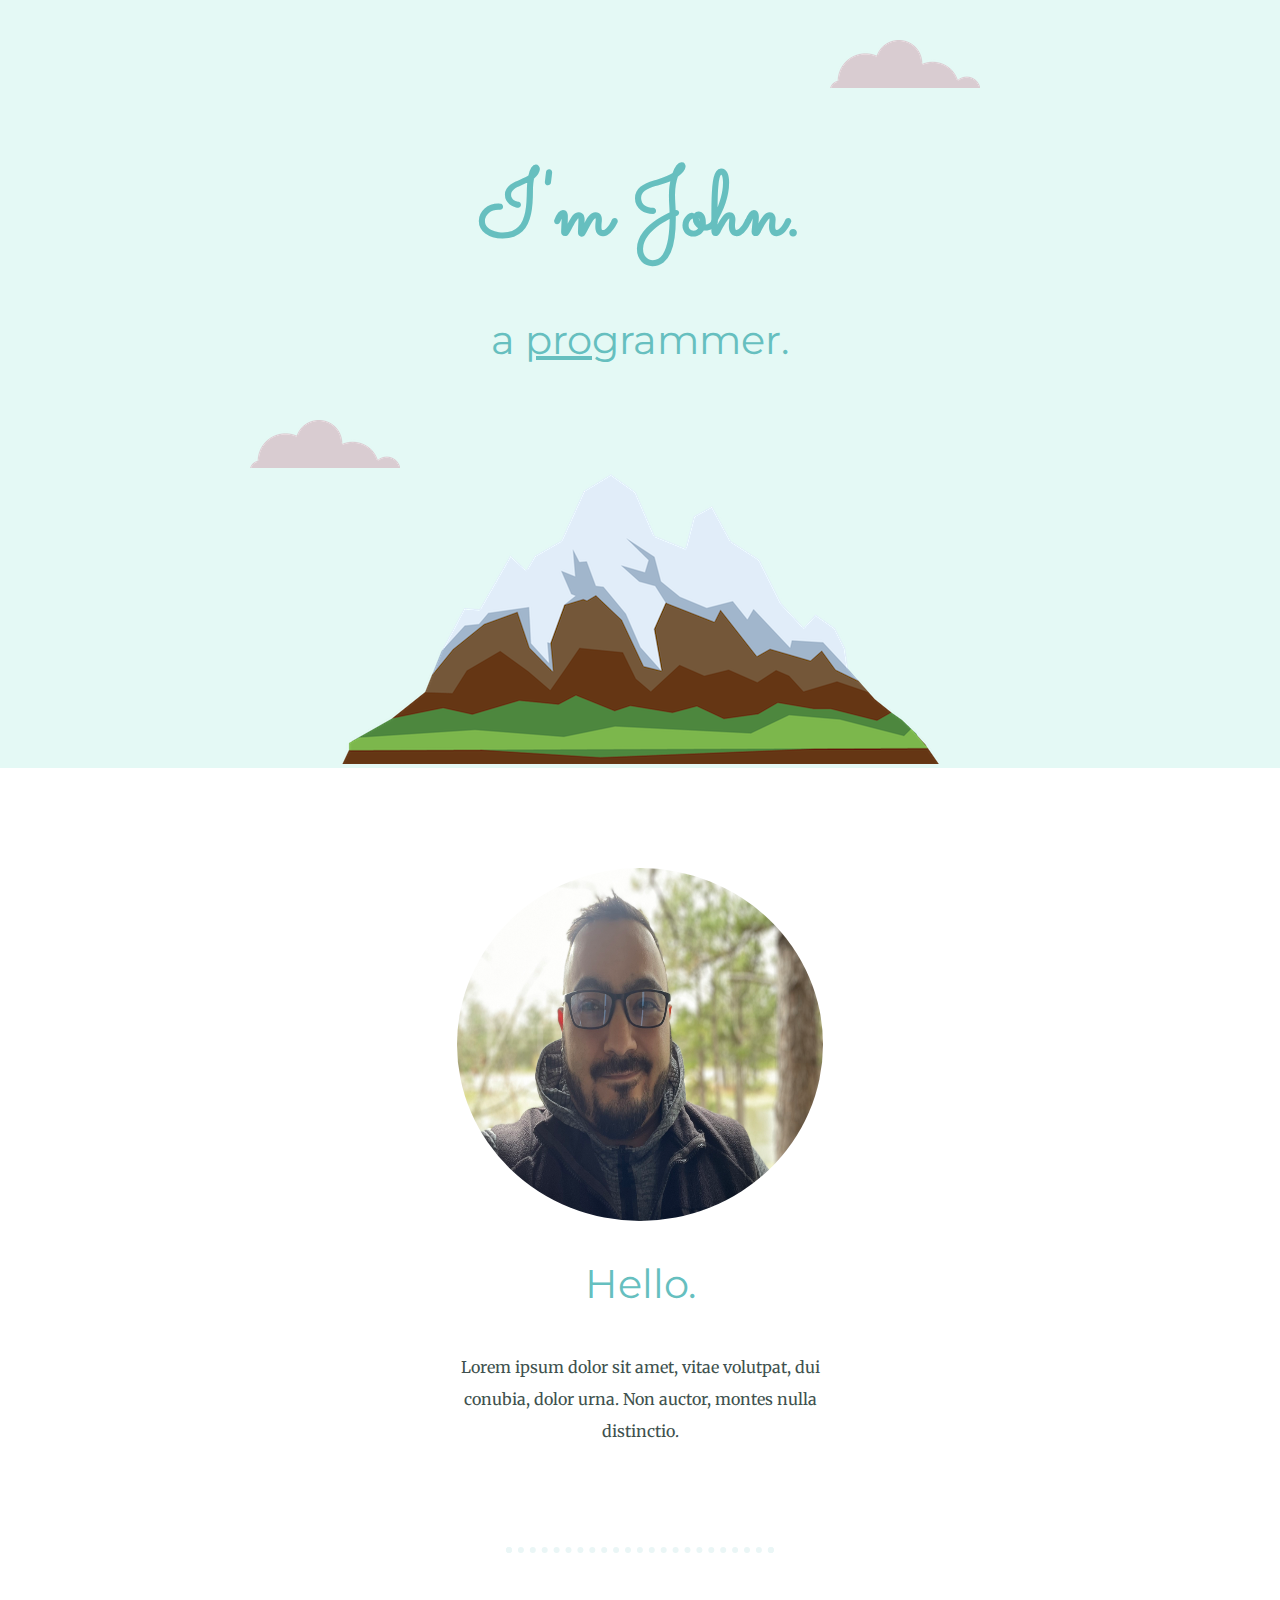
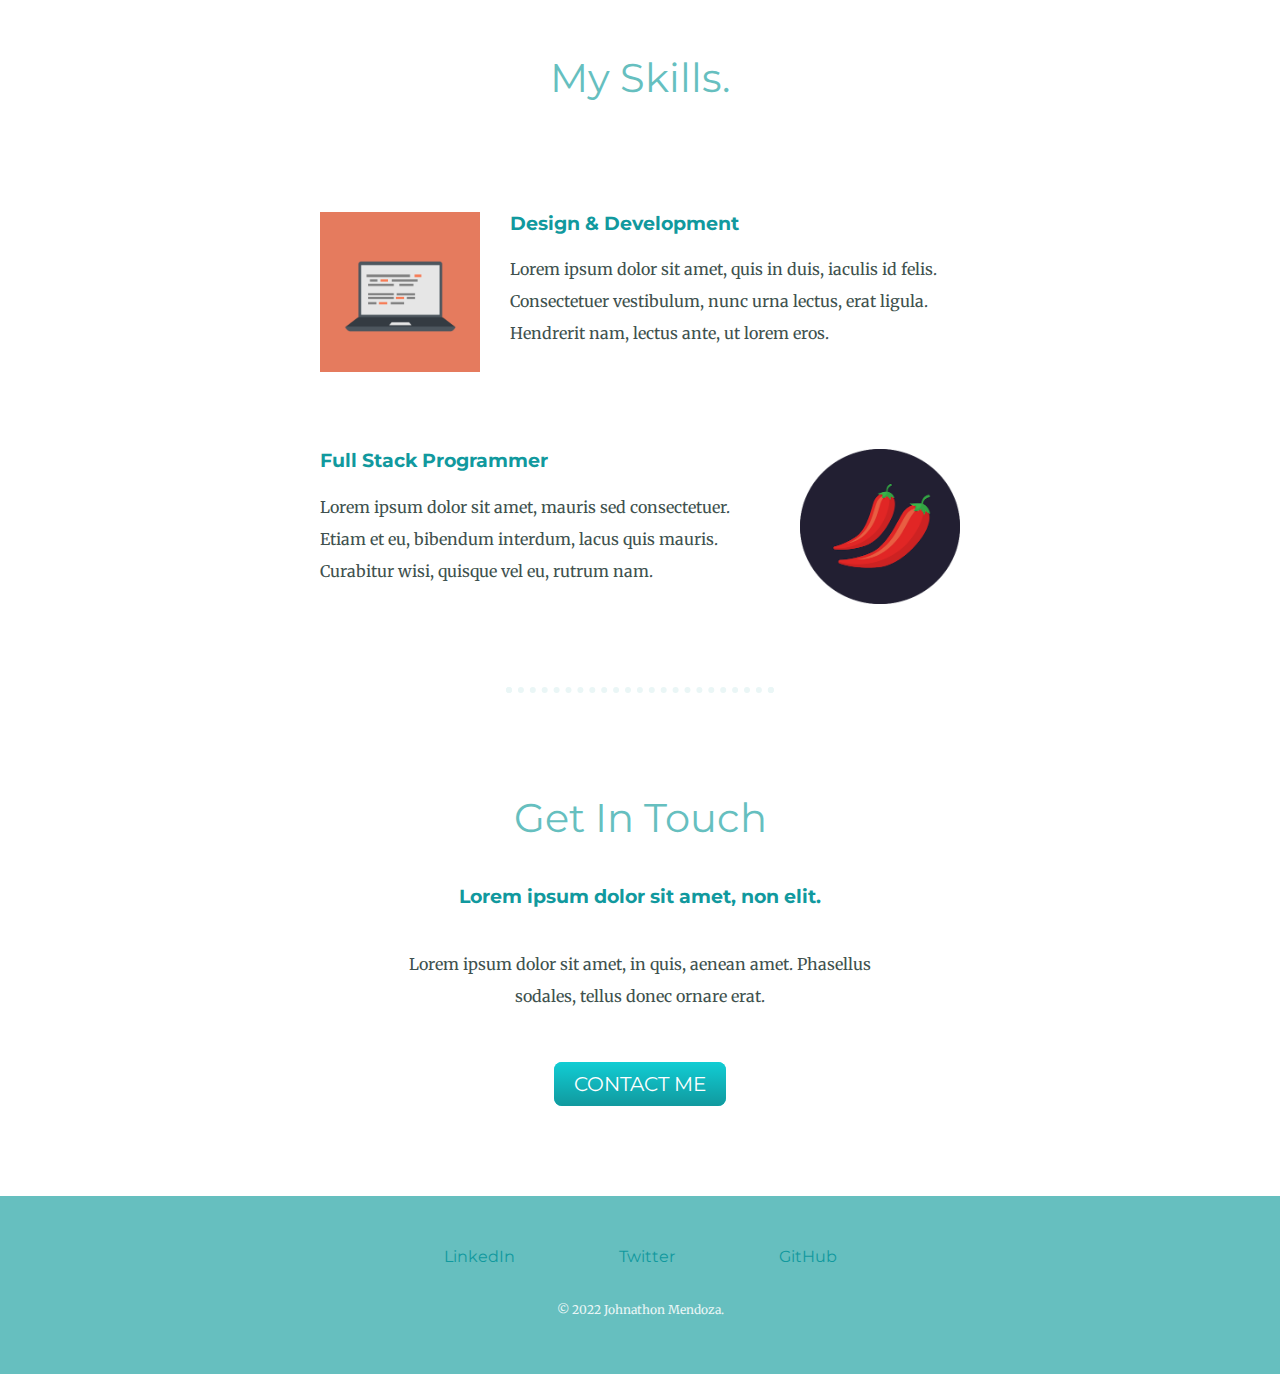
<file: index.html>
<!DOCTYPE html>
<html lang="en">

<head>
    <!-- META -->
    <meta charset="UTF-8">
    <meta http-equiv="X-UA-Compatible" content="IE=edge">
    <meta name="viewport" content="width=device-width, initial-scale=1.0">
    <!-- GOOGLE FONTS  -->
    <link rel="preconnect" href="https://fonts.googleapis.com">
    <link rel="preconnect" href="https://fonts.gstatic.com" crossorigin>
    <link
        href="https://fonts.googleapis.com/css2?family=Merriweather&family=Montserrat&family=Sacramento&family=Source+Code+Pro:wght@200&display=swap"
        rel="stylesheet">
    <!-- FAVICON -->
    <link rel="icon" href="./src/favicon.ico">
    <!-- LOCAL SCRIPT -->
    <link rel="stylesheet" href="./src/styles/style.css">
    <!-- TITLE -->
    <title>Joni Mock</title>
</head>

<body>

    <div class="top-container">
        <img class="top-cloud" src="./src/img/cloud.png" alt="cloud-img">
        <h1>I'm John.</h1>
        <h2>a <span class="pro">pro</span>grammer.</h2>
        <img class="bottom-cloud" src="./src/img/cloud.png" alt="cloud-img">
        <img src="./src/img/mountain.png" alt="mountain-img">
    </div>

    <div class="middle-container">

        <div class="profile">
            <img class="it-guy" src="./src/img/IT Guy.jpg" alt="it-guy">
            <h2>Hello.</h2>
            <p class="intro">Lorem ipsum dolor sit amet, vitae volutpat, dui conubia, dolor urna. Non auctor, montes nulla distinctio.
            </p>
        </div>

        <hr>

        <div class="skills">

            <h2>My Skills.</h2>
            <div class="skill-row">
                <img class="code-img" src="./src/img/computer.png" alt="">
                <h3>Design & Development</h3>
                <p class="code-skill-description">Lorem ipsum dolor sit amet, quis in duis, iaculis id felis.
                    Consectetuer vestibulum, nunc urna lectus, erat ligula. Hendrerit nam, lectus ante, ut lorem eros.</p>
            </div>

            <div class="skill-row">
                <img class="chilli-img" src="./src/img/chillies.png" alt="chillies">
                <h3>Full Stack Programmer</h3>
                <p class="code-stack-description">Lorem ipsum dolor sit amet, mauris sed consectetuer. Etiam et eu,
                    bibendum interdum, lacus quis mauris. Curabitur wisi, quisque vel eu, rutrum nam.</p>
            </div>

        </div>
        
        <hr>

        <div class="contact-me">
            <h2>Get In Touch</h2>
            <h3>Lorem ipsum dolor sit amet, non elit.</h3>
            <p class="contact-message">Lorem ipsum dolor sit amet, in quis, aenean amet. Phasellus sodales, tellus donec ornare erat.</p>
            <a class="btn" href="mailto:nathon.eren@gmail.com">CONTACT ME</a>
        </div>

    </div>


    <div class="bottom-container">
        <a class="footer-link" href="https://www.linkedin.com/in/johnathon-mendoza/" target="_blank">LinkedIn</a>
        <a class="footer-link" href="https://twitter.com/joni_eren/" target="_blank">Twitter</a>
        <a class="footer-link" href="https://www.github.com/joni3187/" target="_blank">GitHub</a>
        <p class="copyright">© 2022 Johnathon Mendoza.</p>
    </div>


</body>

</html>
</file>
<file: src/styles/style.css>
/* LOCAL STYLE SHEET */

/* ELEMENT SELECTOR */

body {
    color: #40514e;
    margin: 0;
    text-align: center;
    font-family: 'Merriweather', serif;
}

h1 {
    color: #66BFBF;
    font-size: 5.625rem; /* 16px = 100% = 1em / 90px = 5.625em */
    margin: 50px auto 0 auto;
    font-family: 'Sacramento', cursive;
}

h2 {
    color: #66BFBF;
    font-size: 2.5rem; /* 40/16=2.5 */
    font-family: 'Montserrat', sans-serif;
    font-weight: normal;
    padding-bottom: 10px;
}

h3 {
    color: #11999E;
    font-family: 'Montserrat', sans-serif;
}

p {
    line-height: 2;
}

hr {
    border: dotted #EAF6F6 6px;
    border-bottom: none;
    width: 20%;
    margin: 100px auto;
}


/* CLASS SELECTOR */

.top-container {
    background-color: #e4f9f5;
    position: relative;
    padding-top: 100px;
}

.middle-container {
    margin: 100px 0;
}

.intro {
    width: 30%;
    margin: auto;
}

.skill-row {
    width: 50%;
    margin: 100px auto 100px auto;
    text-align: left;
}

.contact-me a {
    color: #11999E;
}

.pro {
    text-decoration: underline;
}

.top-cloud {
    position: absolute;
    right: 300px;
    top: 40px;
}

.bottom-cloud {
    position: absolute;
    left: 250px;
    bottom: 300px;
}

.it-guy {
    width: 366px;
    height: 353px;
    border-radius: 50%;
}

.code-img {
    width: 25%;
    float: left;
    margin-right: 30px;
}

.chilli-img {
    width: 25%;
    float: right;
    margin-left: 30px;
}

.btn {
    background: #11cdd4;
    background-image: -webkit-linear-gradient(top, #11cdd4, #11999e);
    background-image: -moz-linear-gradient(top, #11cdd4, #11999e);
    background-image: -ms-linear-gradient(top, #11cdd4, #11999e);
    background-image: -o-linear-gradient(top, #11cdd4, #11999e);
    background-image: linear-gradient(to bottom, #11cdd4, #11999e);
    -webkit-border-radius: 8;
    -moz-border-radius: 8;
    border-radius: 8px;
    font-family: 'Montserrat', sans-serif;
    color: #ffffff;
    font-size: 20px;
    padding: 10px 20px 10px 20px;
    text-decoration: none;
}

.btn:hover {
    background: #30e3cb;
    background-image: -webkit-linear-gradient(top, #30e3cb, #2bc4ad);
    background-image: -moz-linear-gradient(top, #30e3cb, #2bc4ad);
    background-image: -ms-linear-gradient(top, #30e3cb, #2bc4ad);
    background-image: -o-linear-gradient(top, #30e3cb, #2bc4ad);
    background-image: linear-gradient(to bottom, #30e3cb, #2bc4ad);
    text-decoration: none;
}

.bottom-container {
    background-color: #66bfbf;
    padding: 50px 0 20px;
}

.bottom-container a {
    color: #11999E;
    font-family: 'Montserrat', sans-serif;
    text-decoration: none;
    margin: 0 50px 0 50px;
}

.bottom-container a:hover {
    color: #eaf6f6;
}

.contact-message {
    width: 40%;
    margin: 40px auto 60px;
}

.contact-me a{
    color: white;
}

.copyright {
    color: #eaf6f6;
    font-size: 0.75rem;
    padding: 20px 0;
}
</file>
